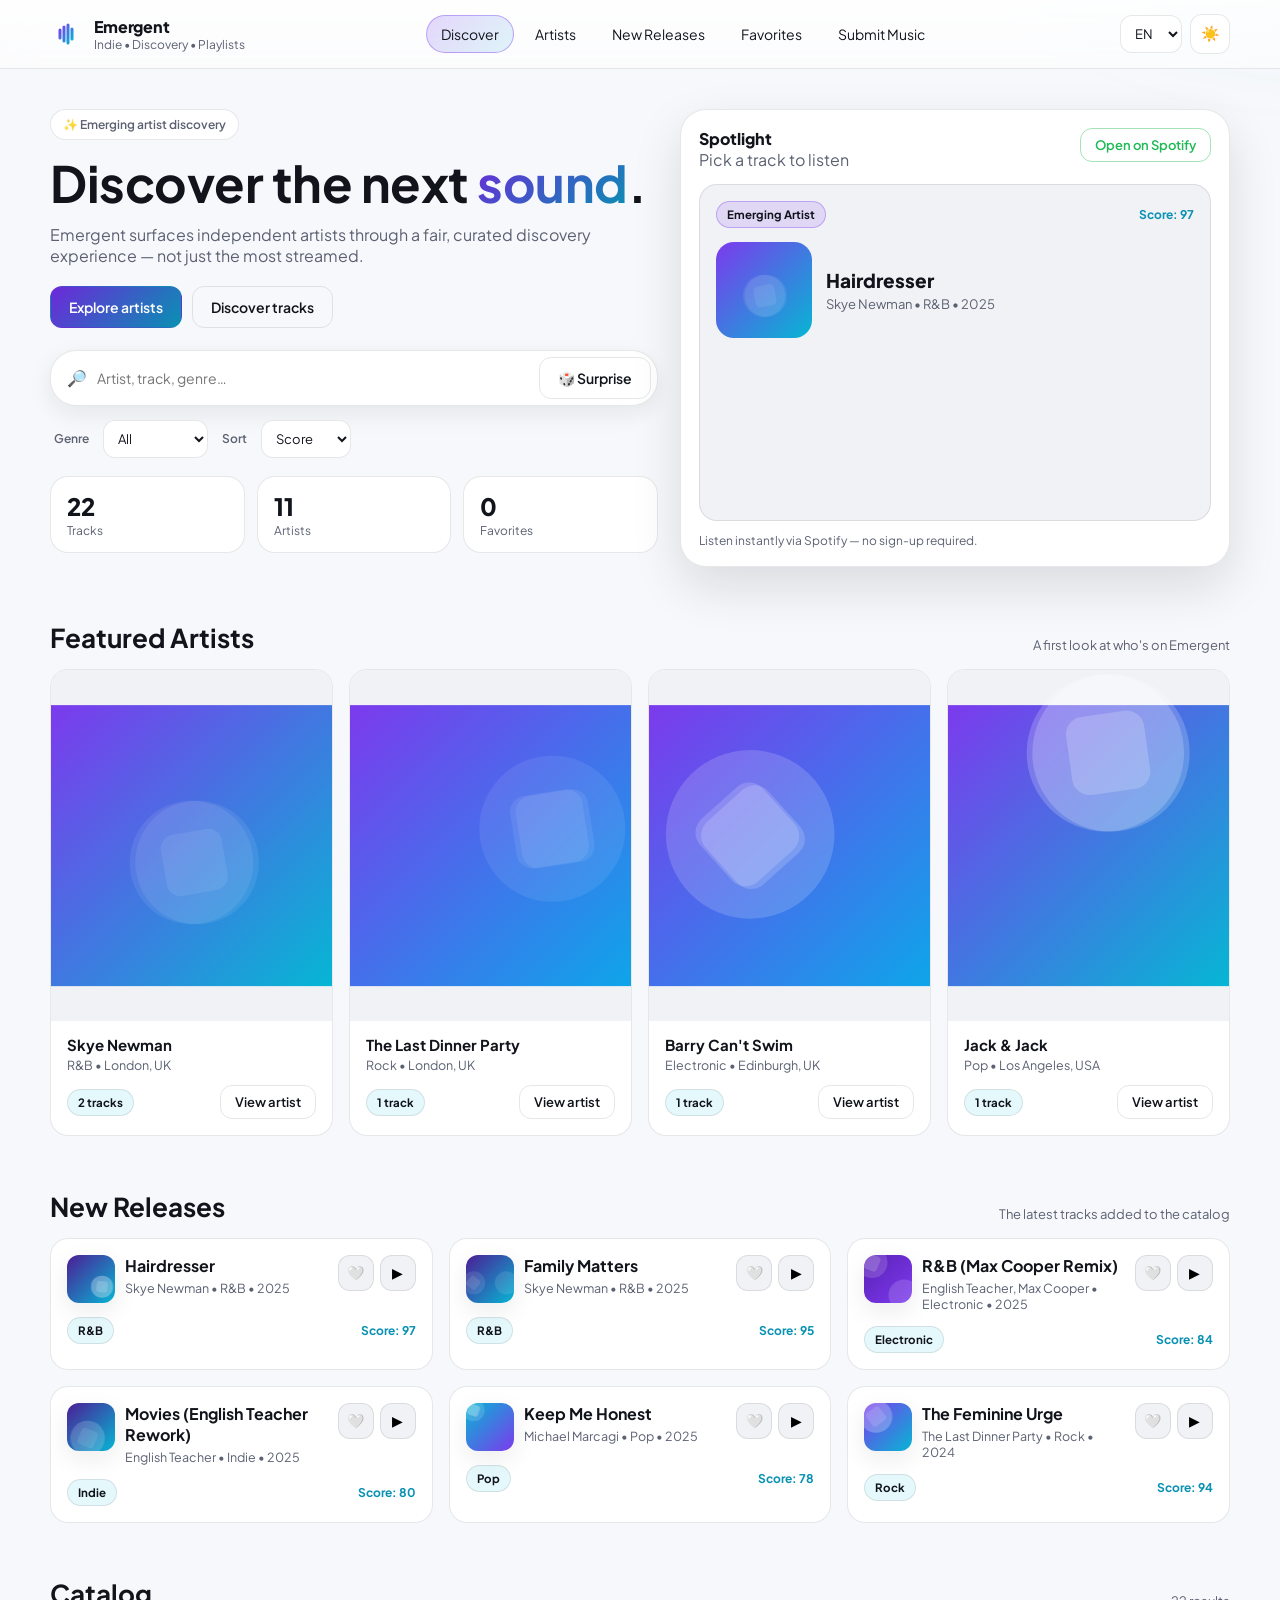
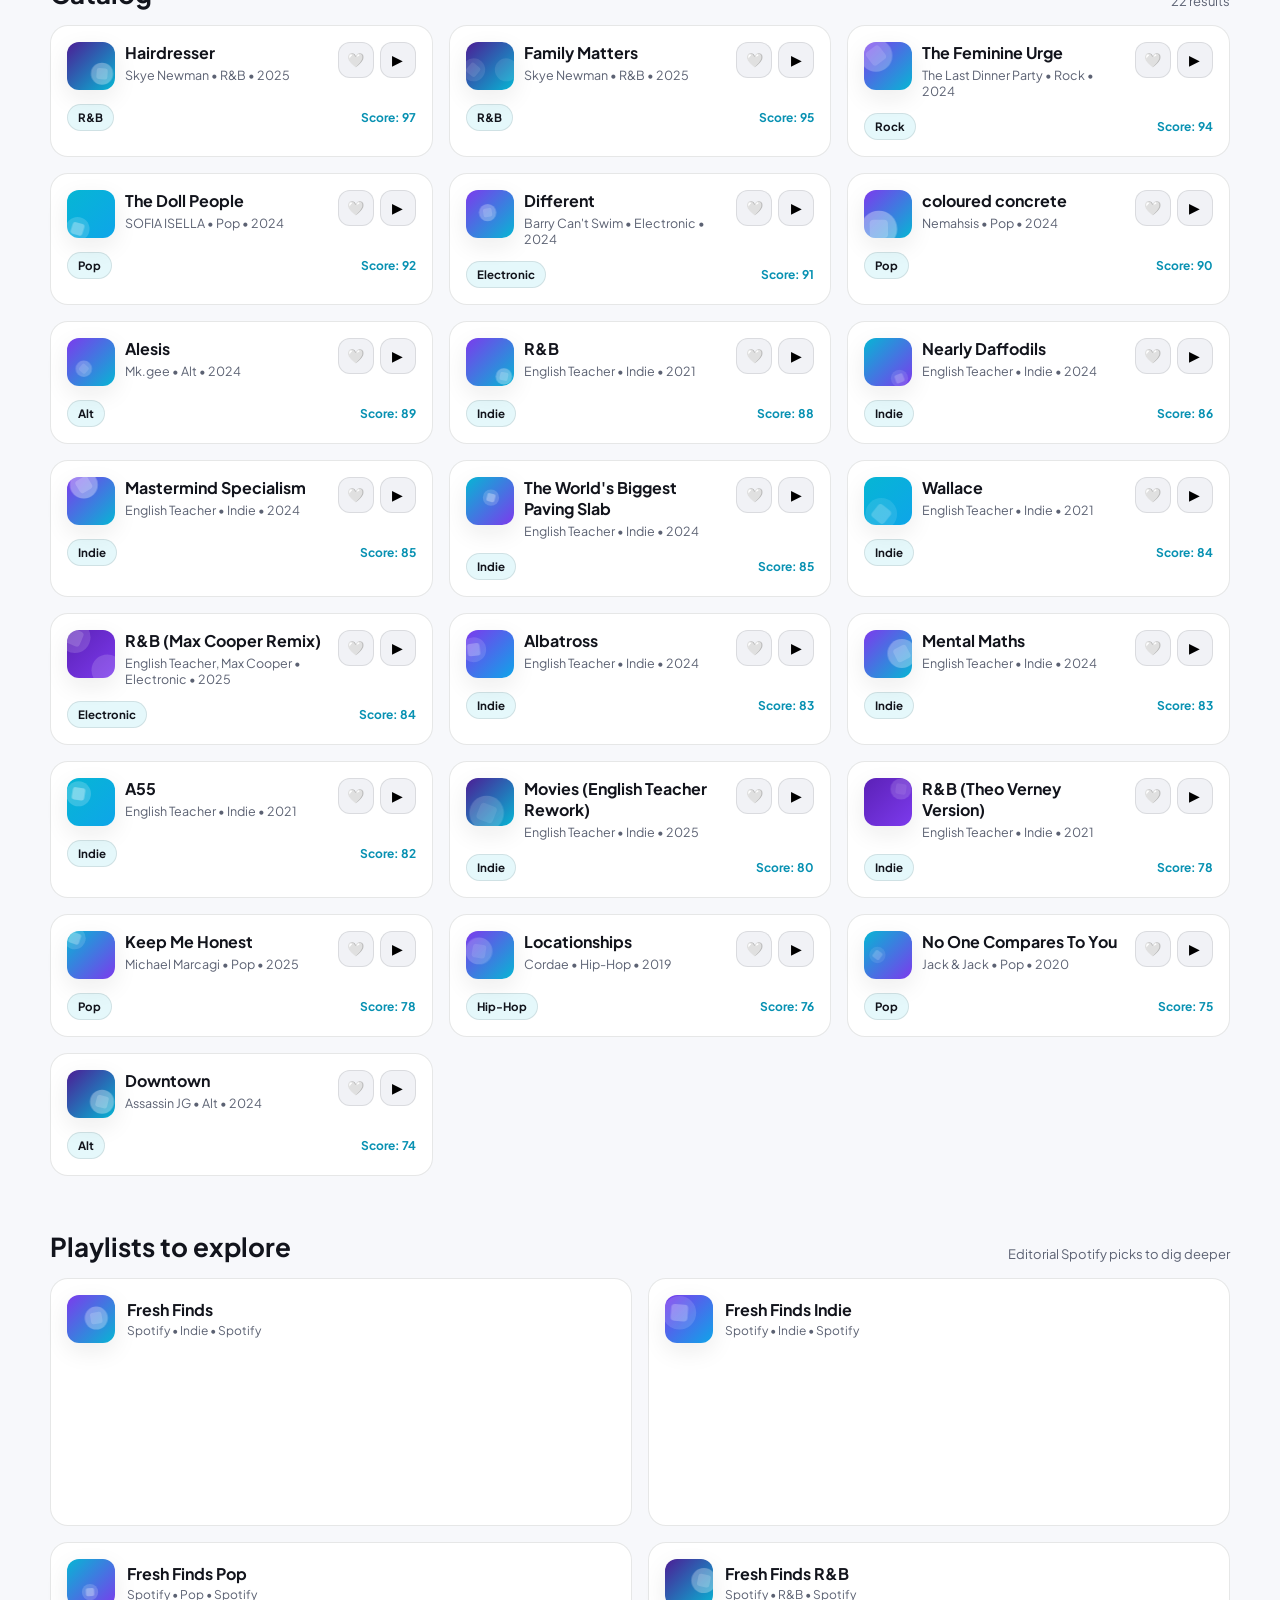
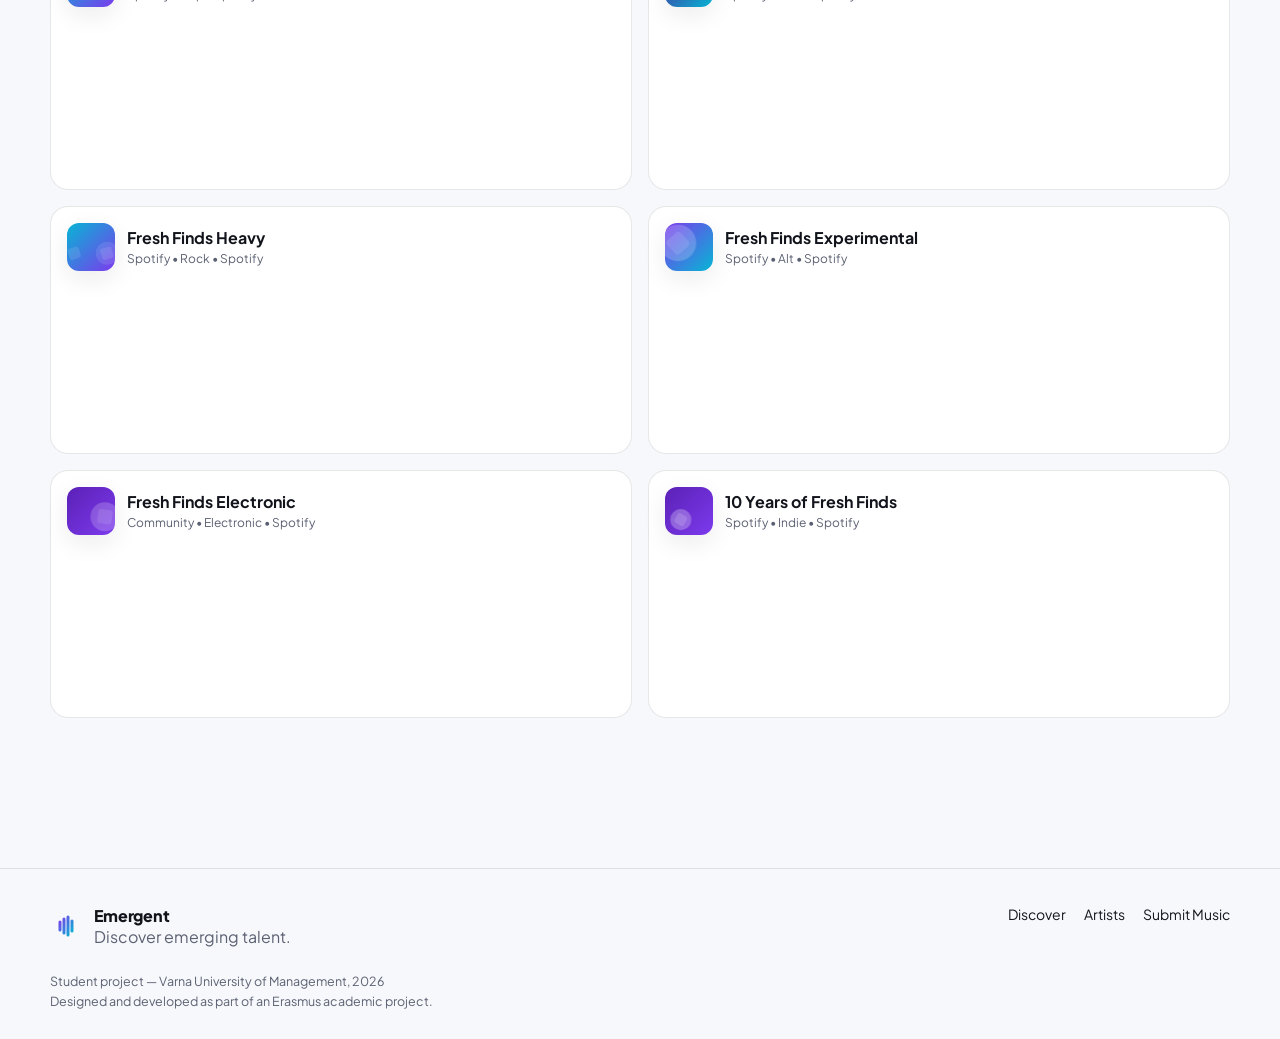
<file: index.html>
<!doctype html>
<html lang="en">
<head>
  <meta charset="UTF-8" />
  <meta name="viewport" content="width=device-width, initial-scale=1.0" />
  <title>Emergent — Discover Emerging Artists</title>
  <meta name="description" content="Discover independent and emerging artists through a fair, curated music discovery experience with direct Spotify listening." />
  <meta name="theme-color" content="#070a12" />
  <meta property="og:title" content="Emergent — Discover Emerging Artists" />
  <meta property="og:description" content="Discover independent and emerging artists through a fair, curated music discovery experience." />
  <meta property="og:type" content="website" />
  <link rel="icon" href="./favicon.svg" type="image/svg+xml" />
  <link rel="preconnect" href="https://fonts.googleapis.com" />
  <link rel="preconnect" href="https://fonts.gstatic.com" crossorigin />
  <link href="https://fonts.googleapis.com/css2?family=Plus+Jakarta+Sans:wght@400;500;600;700;800&display=swap" rel="stylesheet" />
  <link rel="stylesheet" href="./style.css" />
</head>
<body>
  <div class="bg" aria-hidden="true"></div>

  <header class="header">
    <div class="container header__inner">
      <a class="brand" href="./index.html">
        <div class="logo" aria-hidden="true"><svg viewBox="0 0 64 64" width="32" height="32" fill="none" xmlns="http://www.w3.org/2000/svg"><defs><linearGradient id="logoGradH" x1="0" y1="0" x2="1" y2="1"><stop offset="0" stop-color="#7C3AED"/><stop offset="1" stop-color="#06B6D4"/></linearGradient></defs><path d="M20 24V40M28 18V46M36 14V50M44 22V42" stroke="url(#logoGradH)" stroke-width="6" stroke-linecap="round"/></svg></div>
        <div>
          <div class="brand__name">Emergent</div>
          <div class="brand__tag" data-i18n="brand_tag">Indie • Discovery • Playlists</div>
        </div>
      </a>

      <button id="navToggle" class="nav-toggle" aria-label="Toggle navigation" aria-expanded="false" aria-controls="primaryNav">☰</button>

      <nav class="nav" id="primaryNav" aria-label="Primary">
        <button class="chip chip--active" data-tab="discover" data-i18n="nav_discover">Discover</button>
        <a class="chip" href="./artists.html" data-i18n="nav_artists">Artists</a>
        <button class="chip" data-tab="new" data-i18n="nav_new">New Releases</button>
        <button class="chip" data-tab="favorites" data-i18n="nav_favorites">Favorites</button>
        <a class="chip" href="./submit.html" data-i18n="nav_submit">Submit Music</a>
      </nav>

      <div class="header__actions">
        <select id="langSelect" class="select" aria-label="Language">
          <option value="en">EN</option>
          <option value="fr">FR</option>
          <option value="bg">BG</option>
        </select>
        <button class="icon-btn" data-theme-btn title="Toggle theme" aria-label="Toggle theme">🌙</button>
      </div>
    </div>
  </header>

  <main class="container main">
    <section class="hero">
      <div class="hero__left">
        <div class="kicker" data-i18n="kicker">✨ Emerging artist discovery</div>

        <h1 data-i18n="hero_title">Discover the next <span class="grad">sound</span>.</h1>

        <p class="lead" data-i18n="hero_sub">
          Emergent surfaces independent artists through a fair, curated discovery experience — not just the most streamed.
        </p>

        <div class="hero__cta">
          <a class="btn btn--primary" href="./artists.html" data-i18n="hero_cta_artists">Explore artists</a>
          <button class="btn btn--ghost" id="ctaTracks" data-i18n="hero_cta_tracks">Discover tracks</button>
        </div>

        <div class="search">
          <span class="search__icon" aria-hidden="true">🔎</span>
          <label for="searchInput" style="position:absolute;left:-9999px;">Search</label>
          <input id="searchInput" type="text" data-i18n-placeholder="search_placeholder" placeholder="Artist, track, genre…" />
          <button id="randomBtn" class="btn btn--ghost" data-i18n="surprise_btn">🎲 Surprise</button>
        </div>

        <div class="filters">
          <span class="pill" data-i18n="filter_genre">Genre</span>
          <select id="genreSelect" class="select" aria-label="Filter by genre">
            <option value="all" data-i18n="genre_all">All</option>
          </select>

          <span class="pill" data-i18n="filter_sort">Sort</span>
          <select id="sortSelect" class="select" aria-label="Sort results">
            <option value="hot" data-i18n="sort_hot">Score</option>
            <option value="new" data-i18n="sort_new">Newest</option>
            <option value="az" data-i18n="sort_az">A → Z</option>
          </select>
        </div>

        <div class="stats">
          <div class="stat">
            <div class="stat__num" id="statTracks">0</div>
            <div class="stat__label" data-i18n="stat_tracks">Tracks</div>
          </div>
          <div class="stat">
            <div class="stat__num" id="statArtists">0</div>
            <div class="stat__label" data-i18n="stat_artists">Artists</div>
          </div>
          <div class="stat">
            <div class="stat__num" id="statFav">0</div>
            <div class="stat__label" data-i18n="stat_fav">Favorites</div>
          </div>
        </div>
      </div>

      <div class="hero__right">
        <div class="spotlight">
          <div class="spotlight__top">
            <div>
              <div class="spotlight__title" data-i18n="spotlight_title">Spotlight</div>
              <div class="muted" id="spotSub" data-i18n="spot_sub">Pick a track to listen</div>
            </div>
            <a class="btn btn--ghost btn--sm btn--spotify" id="spotOpen" target="_blank" rel="noreferrer">
              <span data-i18n="spot_open">Open on Spotify</span>
            </a>
          </div>

          <div class="spotlight__card">
            <div class="spotline">
              <div class="badge" id="spotBadge" data-i18n="spot_badge">Emerging Artist</div>
              <div class="hot" id="spotHot">—</div>
            </div>

            <div class="spotnow">
              <div id="spotCover"></div>
              <div class="spotmain">
                <div class="spottrack" id="spotTrack" data-i18n="spot_choose">Pick a track</div>
                <div class="spotartist muted" id="spotArtist">—</div>
              </div>
            </div>

            <div class="embed" id="spotEmbed">
              <div class="embed__placeholder">
                <div class="big" aria-hidden="true">🎧</div>
                <div class="muted" data-i18n="spot_placeholder">The Spotify player will appear here</div>
              </div>
            </div>
          </div>

          <div class="spotlight__hint muted" data-i18n="spot_hint">Listen instantly via Spotify — no sign-up required.</div>
        </div>
      </div>
    </section>

    <section class="section reveal" id="featuredArtists">
      <div class="section__head">
        <h2 data-i18n="section_featured_title">Featured Artists</h2>
        <div class="muted" data-i18n="section_featured_sub">A first look at who's on Emergent</div>
      </div>
      <div class="grid grid--artists" id="featuredArtistGrid"></div>
    </section>

    <section class="section reveal" id="newdrops">
      <div class="section__head">
        <h2 data-i18n="section_new_title">New Releases</h2>
        <div class="muted" data-i18n="section_new_sub">The latest tracks added to the catalog</div>
      </div>
      <div class="grid" id="newGrid"></div>
    </section>

    <section class="section reveal" id="catalog">
      <div class="section__head">
        <h2 data-i18n="section_catalog_title">Catalog</h2>
        <div class="muted" id="resultInfo">—</div>
      </div>

      <div class="grid" id="grid"></div>

      <div class="empty" id="emptyState" hidden>
        <div class="empty__title" data-i18n="empty_title">No results</div>
        <div class="empty__text muted" data-i18n="empty_text">Try a different search or filter.</div>
      </div>
    </section>

    <section class="section reveal">
      <div class="section__head">
        <h2 data-i18n="section_playlists_title">Playlists to explore</h2>
        <div class="muted" data-i18n="section_playlists_sub">Editorial Spotify picks to dig deeper</div>
      </div>
      <div class="embeds" id="embeds"></div>
    </section>
  </main>

  <footer class="footer">
    <div class="container footer__inner">
      <div class="footer__brand">
        <div class="logo" aria-hidden="true"><svg viewBox="0 0 64 64" width="32" height="32" fill="none" xmlns="http://www.w3.org/2000/svg"><defs><linearGradient id="logoGradF" x1="0" y1="0" x2="1" y2="1"><stop offset="0" stop-color="#7C3AED"/><stop offset="1" stop-color="#06B6D4"/></linearGradient></defs><path d="M20 24V40M28 18V46M36 14V50M44 22V42" stroke="url(#logoGradF)" stroke-width="6" stroke-linecap="round"/></svg></div>
        <div>
          <div class="brand__name">Emergent</div>
          <div class="muted" data-i18n="footer_tag">Discover emerging talent.</div>
        </div>
      </div>
      <nav class="footer__nav" aria-label="Footer">
        <a href="./index.html" data-i18n="nav_discover">Discover</a>
        <a href="./artists.html" data-i18n="nav_artists">Artists</a>
        <a href="./submit.html" data-i18n="nav_submit">Submit Music</a>
      </nav>
    </div>
    <div class="container footer__meta">
      <div data-i18n="footer_student">Student project — Varna University of Management, 2026</div>
      <div data-i18n="footer_erasmus">Designed and developed as part of an Erasmus academic project.</div>
    </div>
  </footer>

  <div class="toast" id="toast" role="status" aria-live="polite"></div>

  <script src="./data.js"></script>
  <script src="./shared.js"></script>
  <script src="./app.js"></script>
</body>
</html>
</file>
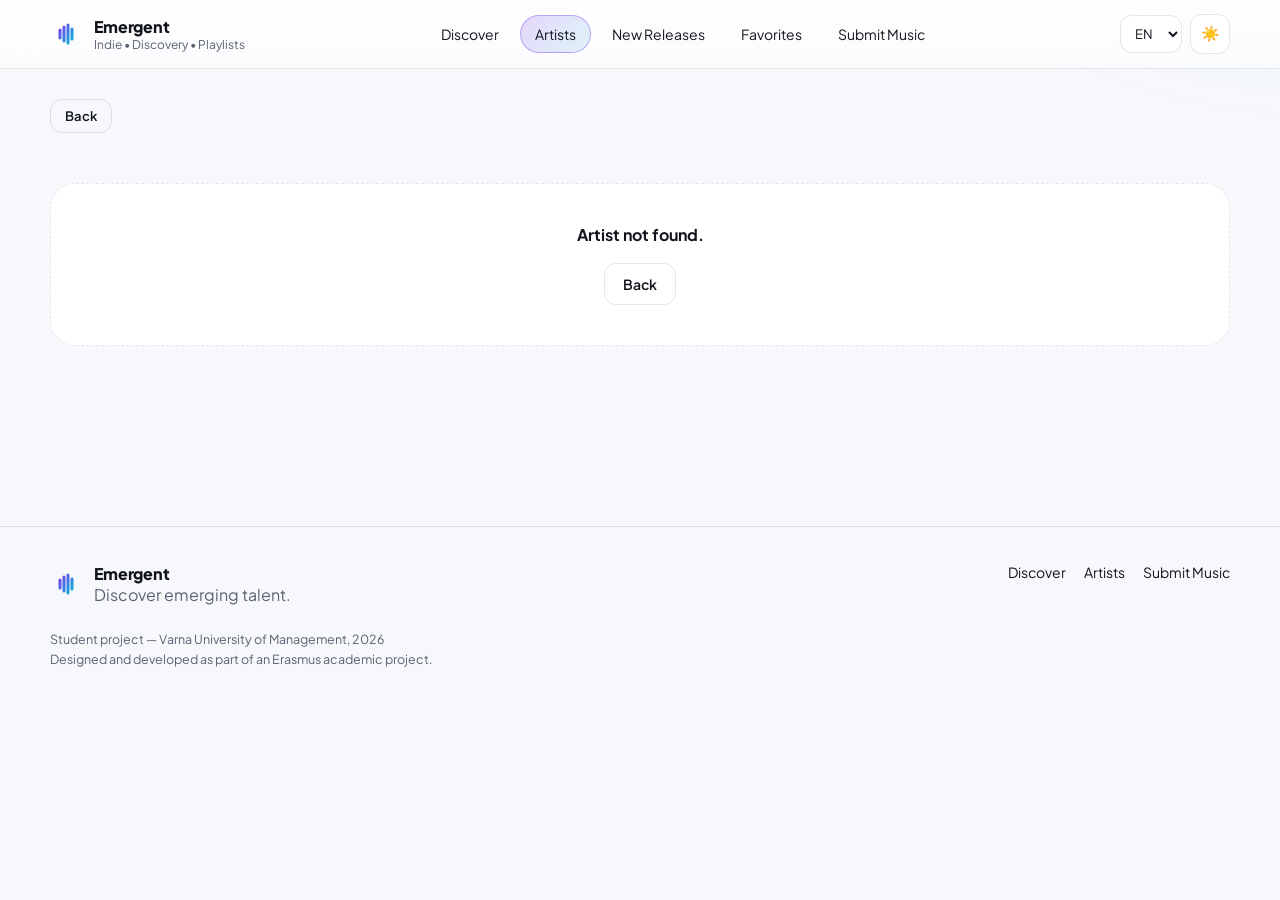
<file: artist.html>
<!doctype html>
<html lang="en">
<head>
  <meta charset="UTF-8" />
  <meta name="viewport" content="width=device-width, initial-scale=1.0" />
  <title>Emergent — Artist</title>
  <meta name="description" content="Artist profile on Emergent: bio, genre, and available tracks with direct Spotify listening." />
  <meta name="theme-color" content="#070a12" />
  <link rel="icon" href="./favicon.svg" type="image/svg+xml" />
  <link rel="preconnect" href="https://fonts.googleapis.com" />
  <link rel="preconnect" href="https://fonts.gstatic.com" crossorigin />
  <link href="https://fonts.googleapis.com/css2?family=Plus+Jakarta+Sans:wght@400;500;600;700;800&display=swap" rel="stylesheet" />
  <link rel="stylesheet" href="./style.css" />
</head>
<body>
  <div class="bg" aria-hidden="true"></div>

  <header class="header">
    <div class="container header__inner">
      <a class="brand" href="./index.html">
        <div class="logo" aria-hidden="true"><svg viewBox="0 0 64 64" width="32" height="32" fill="none" xmlns="http://www.w3.org/2000/svg"><defs><linearGradient id="logoGradH" x1="0" y1="0" x2="1" y2="1"><stop offset="0" stop-color="#7C3AED"/><stop offset="1" stop-color="#06B6D4"/></linearGradient></defs><path d="M20 24V40M28 18V46M36 14V50M44 22V42" stroke="url(#logoGradH)" stroke-width="6" stroke-linecap="round"/></svg></div>
        <div>
          <div class="brand__name">Emergent</div>
          <div class="brand__tag" data-i18n="brand_tag">Indie • Discovery • Playlists</div>
        </div>
      </a>

      <button id="navToggle" class="nav-toggle" aria-label="Toggle navigation" aria-expanded="false" aria-controls="primaryNav">☰</button>

      <nav class="nav" id="primaryNav" aria-label="Primary">
        <a class="chip" href="./index.html" data-i18n="nav_discover">Discover</a>
        <a class="chip chip--active" href="./artists.html" data-i18n="nav_artists">Artists</a>
        <a class="chip" href="./index.html?tab=new#catalog" data-i18n="nav_new">New Releases</a>
        <a class="chip" href="./index.html?tab=favorites" data-i18n="nav_favorites">Favorites</a>
        <a class="chip" href="./submit.html" data-i18n="nav_submit">Submit Music</a>
      </nav>

      <div class="header__actions">
        <select id="langSelect" class="select" aria-label="Language">
          <option value="en">EN</option>
          <option value="fr">FR</option>
          <option value="bg">BG</option>
        </select>
        <button class="icon-btn" data-theme-btn title="Toggle theme" aria-label="Toggle theme">🌙</button>
      </div>
    </div>
  </header>

  <main class="container main">
    <a class="btn btn--ghost btn--sm" href="./artists.html" data-i18n="back" style="margin-bottom:20px; display:inline-flex;">← Back</a>

    <div id="artistContent"></div>

    <section class="section" id="tracksSection" hidden>
      <div class="section__head">
        <h2 data-i18n="artist_tracks_title">Available tracks</h2>
      </div>
      <div id="trackList"></div>
    </section>
  </main>

  <footer class="footer">
    <div class="container footer__inner">
      <div class="footer__brand">
        <div class="logo" aria-hidden="true"><svg viewBox="0 0 64 64" width="32" height="32" fill="none" xmlns="http://www.w3.org/2000/svg"><defs><linearGradient id="logoGradF" x1="0" y1="0" x2="1" y2="1"><stop offset="0" stop-color="#7C3AED"/><stop offset="1" stop-color="#06B6D4"/></linearGradient></defs><path d="M20 24V40M28 18V46M36 14V50M44 22V42" stroke="url(#logoGradF)" stroke-width="6" stroke-linecap="round"/></svg></div>
        <div>
          <div class="brand__name">Emergent</div>
          <div class="muted" data-i18n="footer_tag">Discover emerging talent.</div>
        </div>
      </div>
      <nav class="footer__nav" aria-label="Footer">
        <a href="./index.html" data-i18n="nav_discover">Discover</a>
        <a href="./artists.html" data-i18n="nav_artists">Artists</a>
        <a href="./submit.html" data-i18n="nav_submit">Submit Music</a>
      </nav>
    </div>
    <div class="container footer__meta">
      <div data-i18n="footer_student">Student project — Varna University of Management, 2026</div>
      <div data-i18n="footer_erasmus">Designed and developed as part of an Erasmus academic project.</div>
    </div>
  </footer>

  <div class="toast" id="toast" role="status" aria-live="polite"></div>

  <script src="./data.js"></script>
  <script src="./shared.js"></script>
  <script src="./artist.js"></script>
</body>
</html>
</file>
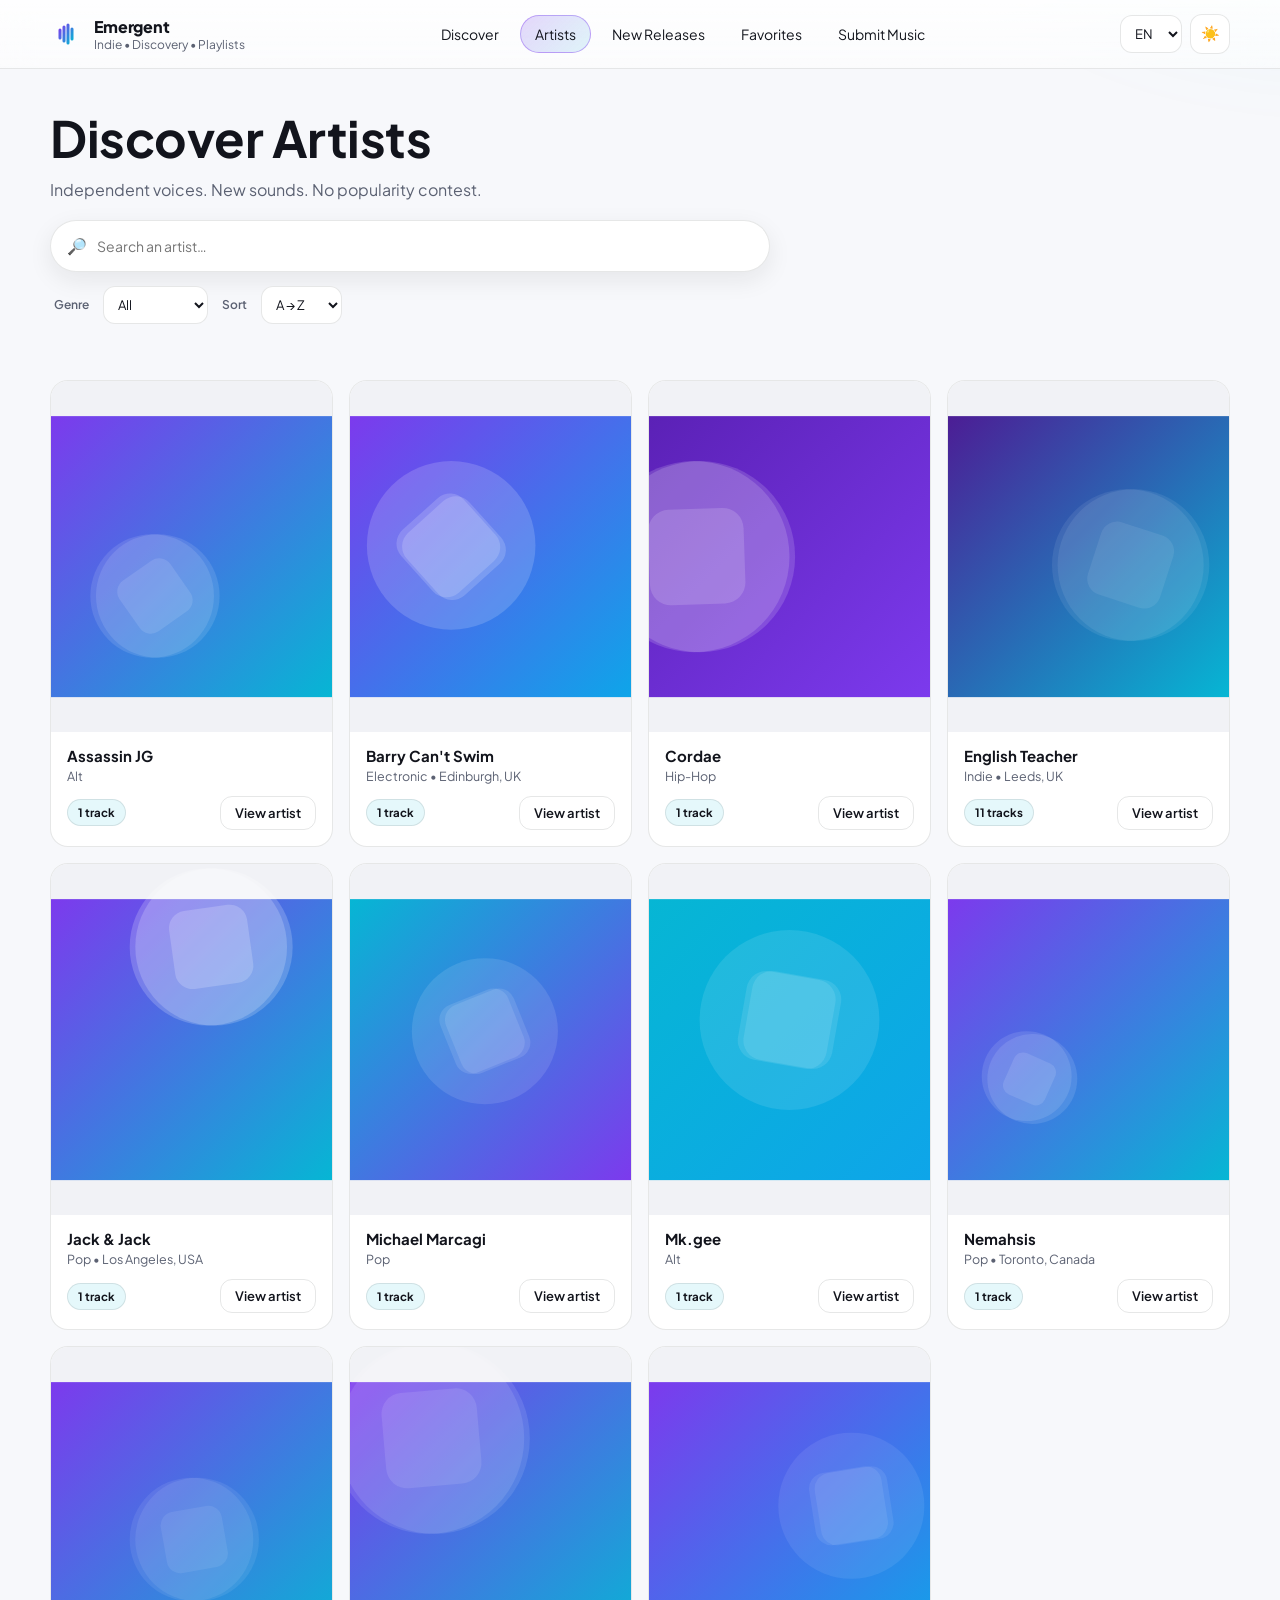
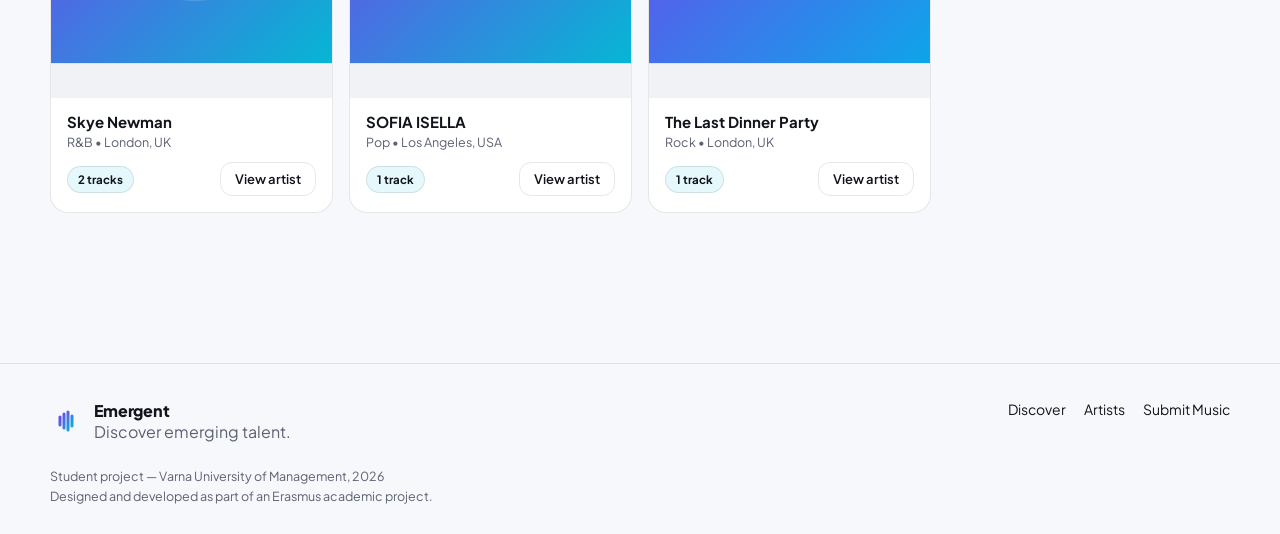
<file: artists.html>
<!doctype html>
<html lang="en">
<head>
  <meta charset="UTF-8" />
  <meta name="viewport" content="width=device-width, initial-scale=1.0" />
  <title>Emergent — Discover Artists</title>
  <meta name="description" content="Browse independent and emerging artists on Emergent — filter by genre, search, and open full artist profiles." />
  <meta name="theme-color" content="#070a12" />
  <link rel="icon" href="./favicon.svg" type="image/svg+xml" />
  <link rel="preconnect" href="https://fonts.googleapis.com" />
  <link rel="preconnect" href="https://fonts.gstatic.com" crossorigin />
  <link href="https://fonts.googleapis.com/css2?family=Plus+Jakarta+Sans:wght@400;500;600;700;800&display=swap" rel="stylesheet" />
  <link rel="stylesheet" href="./style.css" />
</head>
<body>
  <div class="bg" aria-hidden="true"></div>

  <header class="header">
    <div class="container header__inner">
      <a class="brand" href="./index.html">
        <div class="logo" aria-hidden="true"><svg viewBox="0 0 64 64" width="32" height="32" fill="none" xmlns="http://www.w3.org/2000/svg"><defs><linearGradient id="logoGradH" x1="0" y1="0" x2="1" y2="1"><stop offset="0" stop-color="#7C3AED"/><stop offset="1" stop-color="#06B6D4"/></linearGradient></defs><path d="M20 24V40M28 18V46M36 14V50M44 22V42" stroke="url(#logoGradH)" stroke-width="6" stroke-linecap="round"/></svg></div>
        <div>
          <div class="brand__name">Emergent</div>
          <div class="brand__tag" data-i18n="brand_tag">Indie • Discovery • Playlists</div>
        </div>
      </a>

      <button id="navToggle" class="nav-toggle" aria-label="Toggle navigation" aria-expanded="false" aria-controls="primaryNav">☰</button>

      <nav class="nav" id="primaryNav" aria-label="Primary">
        <a class="chip" href="./index.html" data-i18n="nav_discover">Discover</a>
        <a class="chip chip--active" href="./artists.html" data-i18n="nav_artists">Artists</a>
        <a class="chip" href="./index.html?tab=new#catalog" data-i18n="nav_new">New Releases</a>
        <a class="chip" href="./index.html?tab=favorites" data-i18n="nav_favorites">Favorites</a>
        <a class="chip" href="./submit.html" data-i18n="nav_submit">Submit Music</a>
      </nav>

      <div class="header__actions">
        <select id="langSelect" class="select" aria-label="Language">
          <option value="en">EN</option>
          <option value="fr">FR</option>
          <option value="bg">BG</option>
        </select>
        <button class="icon-btn" data-theme-btn title="Toggle theme" aria-label="Toggle theme">🌙</button>
      </div>
    </div>
  </header>

  <main class="container main">
    <section class="hero hero--single">
      <div class="hero__left">
        <h1 data-i18n="artists_title">Discover Artists</h1>
        <p class="lead" data-i18n="artists_sub">Independent voices. New sounds. No popularity contest.</p>

        <div class="search">
          <span class="search__icon" aria-hidden="true">🔎</span>
          <input id="artistSearch" type="text" data-i18n-placeholder="artist_search_placeholder" placeholder="Search an artist…" />
        </div>

        <div class="filters">
          <span class="pill" data-i18n="filter_genre">Genre</span>
          <select id="genreSelect" class="select" aria-label="Filter by genre">
            <option value="all" data-i18n="genre_all">All</option>
          </select>

          <span class="pill" data-i18n="filter_sort">Sort</span>
          <select id="sortSelect" class="select" aria-label="Sort artists">
            <option value="az" data-i18n="sort_alpha">A → Z</option>
            <option value="tracks" data-i18n="stat_tracks">Tracks</option>
          </select>
        </div>
      </div>
    </section>

    <section class="section">
      <div class="grid grid--artists" id="artistGrid"></div>
      <div class="empty" id="emptyState" hidden>
        <div class="empty__title" data-i18n="empty_title">No results</div>
        <div class="empty__text muted" data-i18n="empty_text">Try a different search or filter.</div>
      </div>
    </section>
  </main>

  <footer class="footer">
    <div class="container footer__inner">
      <div class="footer__brand">
        <div class="logo" aria-hidden="true"><svg viewBox="0 0 64 64" width="32" height="32" fill="none" xmlns="http://www.w3.org/2000/svg"><defs><linearGradient id="logoGradF" x1="0" y1="0" x2="1" y2="1"><stop offset="0" stop-color="#7C3AED"/><stop offset="1" stop-color="#06B6D4"/></linearGradient></defs><path d="M20 24V40M28 18V46M36 14V50M44 22V42" stroke="url(#logoGradF)" stroke-width="6" stroke-linecap="round"/></svg></div>
        <div>
          <div class="brand__name">Emergent</div>
          <div class="muted" data-i18n="footer_tag">Discover emerging talent.</div>
        </div>
      </div>
      <nav class="footer__nav" aria-label="Footer">
        <a href="./index.html" data-i18n="nav_discover">Discover</a>
        <a href="./artists.html" data-i18n="nav_artists">Artists</a>
        <a href="./submit.html" data-i18n="nav_submit">Submit Music</a>
      </nav>
    </div>
    <div class="container footer__meta">
      <div data-i18n="footer_student">Student project — Varna University of Management, 2026</div>
      <div data-i18n="footer_erasmus">Designed and developed as part of an Erasmus academic project.</div>
    </div>
  </footer>

  <div class="toast" id="toast" role="status" aria-live="polite"></div>

  <script src="./data.js"></script>
  <script src="./shared.js"></script>
  <script src="./artists.js"></script>
</body>
</html>
</file>
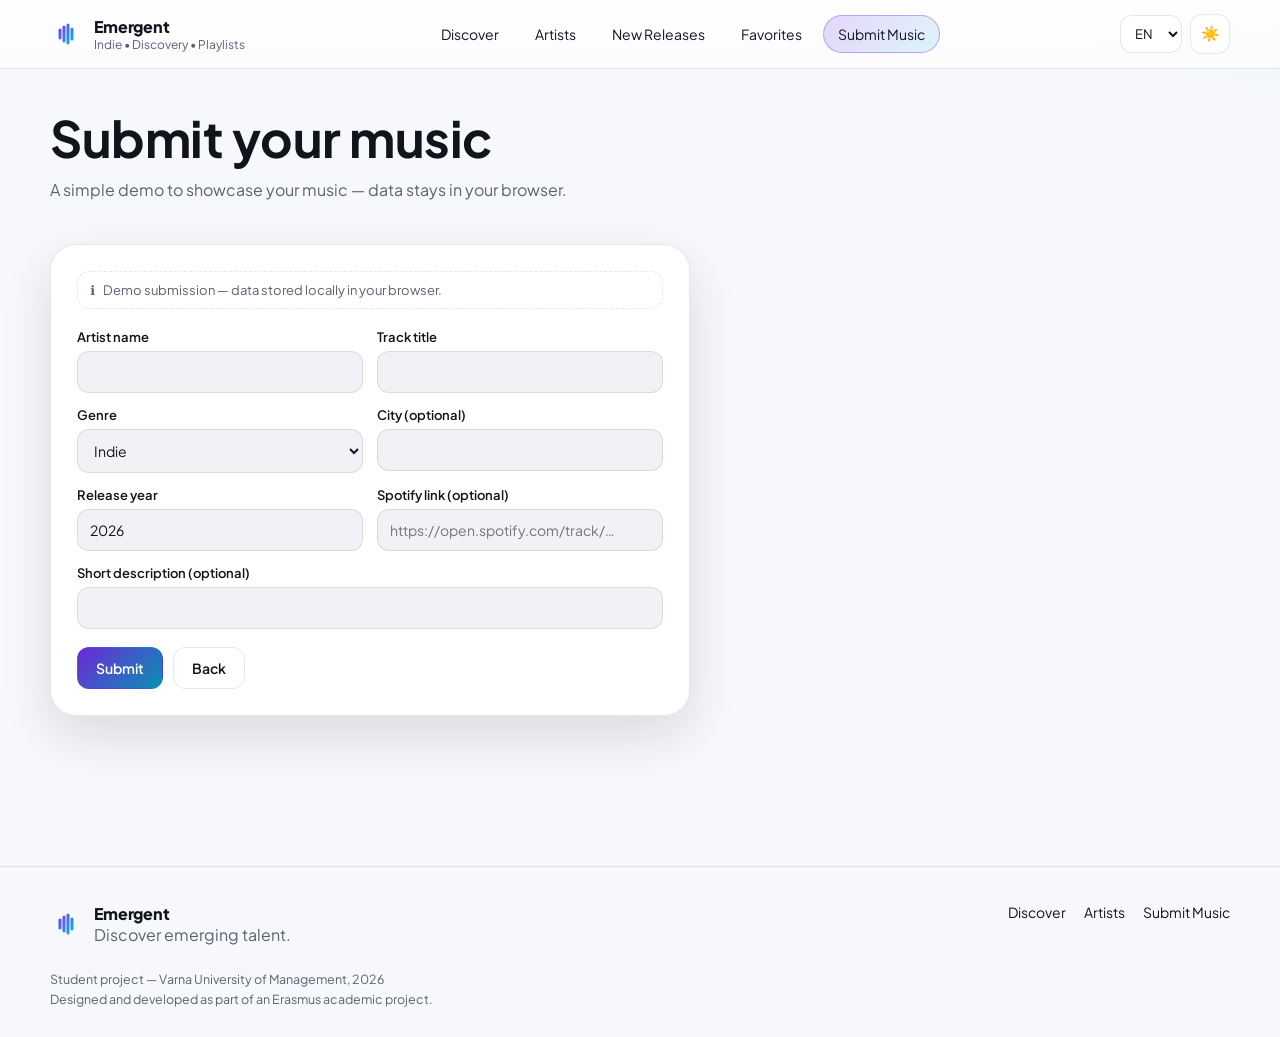
<file: submit.html>
<!doctype html>
<html lang="en">
<head>
  <meta charset="UTF-8" />
  <meta name="viewport" content="width=device-width, initial-scale=1.0" />
  <title>Emergent — Submit Your Music</title>
  <meta name="description" content="Submit your track to Emergent — a frontend demo that stores your submission locally in your browser." />
  <meta name="theme-color" content="#070a12" />
  <link rel="icon" href="./favicon.svg" type="image/svg+xml" />
  <link rel="preconnect" href="https://fonts.googleapis.com" />
  <link rel="preconnect" href="https://fonts.gstatic.com" crossorigin />
  <link href="https://fonts.googleapis.com/css2?family=Plus+Jakarta+Sans:wght@400;500;600;700;800&display=swap" rel="stylesheet" />
  <link rel="stylesheet" href="./style.css" />
</head>
<body>
  <div class="bg" aria-hidden="true"></div>

  <header class="header">
    <div class="container header__inner">
      <a class="brand" href="./index.html">
        <div class="logo" aria-hidden="true"><svg viewBox="0 0 64 64" width="32" height="32" fill="none" xmlns="http://www.w3.org/2000/svg"><defs><linearGradient id="logoGradH" x1="0" y1="0" x2="1" y2="1"><stop offset="0" stop-color="#7C3AED"/><stop offset="1" stop-color="#06B6D4"/></linearGradient></defs><path d="M20 24V40M28 18V46M36 14V50M44 22V42" stroke="url(#logoGradH)" stroke-width="6" stroke-linecap="round"/></svg></div>
        <div>
          <div class="brand__name">Emergent</div>
          <div class="brand__tag" data-i18n="brand_tag">Indie • Discovery • Playlists</div>
        </div>
      </a>

      <button id="navToggle" class="nav-toggle" aria-label="Toggle navigation" aria-expanded="false" aria-controls="primaryNav">☰</button>

      <nav class="nav" id="primaryNav" aria-label="Primary">
        <a class="chip" href="./index.html" data-i18n="nav_discover">Discover</a>
        <a class="chip" href="./artists.html" data-i18n="nav_artists">Artists</a>
        <a class="chip" href="./index.html?tab=new#catalog" data-i18n="nav_new">New Releases</a>
        <a class="chip" href="./index.html?tab=favorites" data-i18n="nav_favorites">Favorites</a>
        <a class="chip chip--active" href="./submit.html" data-i18n="nav_submit">Submit Music</a>
      </nav>

      <div class="header__actions">
        <select id="langSelect" class="select" aria-label="Language">
          <option value="en">EN</option>
          <option value="fr">FR</option>
          <option value="bg">BG</option>
        </select>
        <button class="icon-btn" data-theme-btn title="Toggle theme" aria-label="Toggle theme">🌙</button>
      </div>
    </div>
  </header>

  <main class="container main">
    <section class="hero hero--single">
      <div class="hero__left">
        <h1 data-i18n="submit_title">Submit your music</h1>
        <p class="lead" data-i18n="submit_sub">A simple demo to showcase your music — data stays in your browser.</p>
      </div>
    </section>

    <section class="section" style="margin-top:24px;">
      <div class="form-card">
        <div class="notice">
          <span aria-hidden="true">ℹ️</span>
          <span data-i18n="submit_demo_note">Demo submission — data stored locally in your browser.</span>
        </div>

        <form id="submitForm" novalidate>
          <div class="form-row">
            <div class="field" data-field="artist">
              <label for="artist" data-i18n="label_artist">Artist name</label>
              <input class="input" id="artist" name="artist" required />
              <div class="field-error" data-i18n="error_required">This field is required.</div>
            </div>
            <div class="field" data-field="title">
              <label for="title" data-i18n="label_track">Track title</label>
              <input class="input" id="title" name="title" required />
              <div class="field-error" data-i18n="error_required">This field is required.</div>
            </div>
          </div>

          <div class="form-row">
            <div class="field" data-field="genre">
              <label for="genre" data-i18n="label_genre">Genre</label>
              <select class="input" id="genre" name="genre"></select>
            </div>
            <div class="field" data-field="city">
              <label for="city" data-i18n="label_city">City (optional)</label>
              <input class="input" id="city" name="city" />
            </div>
          </div>

          <div class="form-row">
            <div class="field" data-field="year">
              <label for="year" data-i18n="label_year">Release year</label>
              <input class="input" id="year" name="year" type="number" min="2000" max="2026" value="2026" required />
              <div class="field-error" data-i18n="error_year">Please enter a valid year.</div>
            </div>
            <div class="field" data-field="spotifyUrl">
              <label for="spotifyUrl" data-i18n="label_spotify">Spotify link (optional)</label>
              <input class="input" id="spotifyUrl" name="spotifyUrl" placeholder="https://open.spotify.com/track/…" />
              <div class="field-error" data-i18n="error_spotify">The link must be a valid Spotify URL (open.spotify.com).</div>
            </div>
          </div>

          <div class="field" data-field="description" style="margin-bottom:14px;">
            <label for="description" data-i18n="label_desc">Short description (optional)</label>
            <input class="input" id="description" name="description" maxlength="160" />
          </div>

          <div class="form-actions">
            <button class="btn btn--primary" type="submit" data-i18n="submit_btn">Submit</button>
            <a class="btn btn--ghost" href="./index.html" data-i18n="back">← Back</a>
          </div>
        </form>

        <div class="success-box" id="successBox">
          <div id="successText" data-i18n="submit_success">Track added to the local catalog 🎉</div>
          <a class="btn btn--ghost btn--sm" href="./index.html" style="margin-top:10px; display:inline-flex;" data-i18n="view_in_catalog">View in catalog</a>
        </div>
      </div>
    </section>
  </main>

  <footer class="footer">
    <div class="container footer__inner">
      <div class="footer__brand">
        <div class="logo" aria-hidden="true"><svg viewBox="0 0 64 64" width="32" height="32" fill="none" xmlns="http://www.w3.org/2000/svg"><defs><linearGradient id="logoGradF" x1="0" y1="0" x2="1" y2="1"><stop offset="0" stop-color="#7C3AED"/><stop offset="1" stop-color="#06B6D4"/></linearGradient></defs><path d="M20 24V40M28 18V46M36 14V50M44 22V42" stroke="url(#logoGradF)" stroke-width="6" stroke-linecap="round"/></svg></div>
        <div>
          <div class="brand__name">Emergent</div>
          <div class="muted" data-i18n="footer_tag">Discover emerging talent.</div>
        </div>
      </div>
      <nav class="footer__nav" aria-label="Footer">
        <a href="./index.html" data-i18n="nav_discover">Discover</a>
        <a href="./artists.html" data-i18n="nav_artists">Artists</a>
        <a href="./submit.html" data-i18n="nav_submit">Submit Music</a>
      </nav>
    </div>
    <div class="container footer__meta">
      <div data-i18n="footer_student">Student project — Varna University of Management, 2026</div>
      <div data-i18n="footer_erasmus">Designed and developed as part of an Erasmus academic project.</div>
    </div>
  </footer>

  <div class="toast" id="toast" role="status" aria-live="polite"></div>

  <script src="./data.js"></script>
  <script src="./shared.js"></script>
  <script src="./submit.js"></script>
</body>
</html>
</file>
<file: style.css>
/* =======================================================
   Emergent — design system
   Tokens → layout → components → utilities → responsive
   ======================================================= */

:root {
  --bg: #070a12;
  --surface: #10131a;
  --surface-2: #151923;
  --text: #f7f7f8;
  --muted: #9ca3af;
  --border: rgba(247, 247, 248, 0.1);

  --primary: #7c3aed;
  --primary-2: #06b6d4;
  --spotify: #1db954;
  --danger: #f87171;

  --shadow: 0 20px 50px rgba(0, 0, 0, 0.45);
  --shadow-sm: 0 8px 24px rgba(0, 0, 0, 0.3);

  --radius-sm: 12px;
  --radius-md: 18px;
  --radius-lg: 26px;

  --container: 1180px;
  --ease: cubic-bezier(0.22, 1, 0.36, 1);
}

[data-theme="light"] {
  --bg: #f7f8fb;
  --surface: #ffffff;
  --surface-2: #f1f2f6;
  --text: #12141c;
  --muted: #5b6172;
  --border: rgba(18, 20, 28, 0.1);

  --primary: #6d28d9;
  --primary-2: #0891b2;

  --shadow: 0 20px 50px rgba(20, 20, 30, 0.12);
  --shadow-sm: 0 8px 24px rgba(20, 20, 30, 0.08);
}

@media (prefers-reduced-motion: reduce) {
  *, *::before, *::after {
    animation-duration: 0.001ms !important;
    animation-iteration-count: 1 !important;
    transition-duration: 0.001ms !important;
    scroll-behavior: auto !important;
  }
}

* { box-sizing: border-box; }
html, body { height: 100%; }
body {
  margin: 0;
  font-family: "Plus Jakarta Sans", ui-sans-serif, system-ui, -apple-system, "Segoe UI", Roboto, Arial, sans-serif;
  color: var(--text);
  background: var(--bg);
  overflow-x: hidden;
  -webkit-font-smoothing: antialiased;
}

.bg {
  position: fixed;
  inset: -220px;
  background:
    radial-gradient(700px 420px at 15% -5%, rgba(124, 58, 237, 0.16), transparent 60%),
    radial-gradient(700px 420px at 90% 5%, rgba(6, 182, 212, 0.12), transparent 60%);
  filter: blur(30px);
  pointer-events: none;
  z-index: -1;
}

.container { width: min(var(--container), calc(100% - 40px)); margin: 0 auto; }
.muted { color: var(--muted); }
a { color: inherit; text-decoration: none; }
a:hover { text-decoration: underline; }

:focus-visible {
  outline: 2px solid var(--primary-2);
  outline-offset: 2px;
  border-radius: 8px;
}

h1, h2, h3 { line-height: 1.15; }
h1 { margin: 0 0 12px; font-size: clamp(30px, 4.4vw, 50px); letter-spacing: -0.01em; }
h2 { margin: 0; font-size: clamp(20px, 2.4vw, 26px); }

.grad {
  background: linear-gradient(135deg, var(--primary), var(--primary-2));
  -webkit-background-clip: text;
  background-clip: text;
  color: transparent;
}

/* -----------------------
   Header
   ----------------------- */
.header {
  position: sticky;
  top: 0;
  backdrop-filter: blur(16px);
  background: linear-gradient(to bottom, rgba(7, 10, 18, 0.7), rgba(7, 10, 18, 0.3));
  border-bottom: 1px solid var(--border);
  z-index: 30;
}
[data-theme="light"] .header {
  background: linear-gradient(to bottom, rgba(255, 255, 255, 0.85), rgba(255, 255, 255, 0.55));
}
.header__inner {
  display: flex;
  align-items: center;
  justify-content: space-between;
  gap: 16px;
  padding: 14px 0;
}

.brand { display: flex; align-items: center; gap: 12px; }
.logo {
  width: 32px;
  height: 32px;
  display: grid;
  place-items: center;
  flex-shrink: 0;
}
.logo svg { width: 100%; height: 100%; }
.brand__name { font-weight: 800; letter-spacing: -0.01em; }
.brand__tag { font-size: 12px; color: var(--muted); }

.nav-toggle {
  display: none;
  width: 40px;
  height: 40px;
  border-radius: var(--radius-sm);
  border: 1px solid var(--border);
  background: var(--surface);
  color: var(--text);
  cursor: pointer;
  align-items: center;
  justify-content: center;
}

.nav {
  display: flex;
  align-items: center;
  gap: 6px;
  flex-wrap: wrap;
}
.chip {
  border: 1px solid transparent;
  background: transparent;
  color: var(--text);
  padding: 9px 14px;
  border-radius: 999px;
  cursor: pointer;
  font-size: 14px;
  font-family: inherit;
  transition: background 0.15s var(--ease), border-color 0.15s var(--ease), color 0.15s var(--ease);
}
.chip:hover { background: var(--surface); }
.chip--active {
  border-color: rgba(124, 58, 237, 0.4);
  background: linear-gradient(135deg, rgba(124, 58, 237, 0.2), rgba(6, 182, 212, 0.12));
  color: var(--text);
}

.header__actions { display: flex; align-items: center; gap: 8px; }

.icon-btn {
  width: 40px;
  height: 40px;
  border-radius: var(--radius-sm);
  border: 1px solid var(--border);
  background: var(--surface);
  cursor: pointer;
  display: grid;
  place-items: center;
  font-size: 15px;
  transition: transform 0.15s var(--ease), background 0.15s var(--ease);
}
.icon-btn:hover { transform: translateY(-1px); background: var(--surface-2); }

.select {
  border: 1px solid var(--border);
  background: var(--surface);
  color: var(--text);
  padding: 9px 10px;
  border-radius: var(--radius-sm);
  outline: none;
  font-family: inherit;
  font-size: 13px;
}

/* -----------------------
   Buttons
   ----------------------- */
.btn {
  border: 1px solid var(--border);
  background: var(--surface);
  color: var(--text);
  padding: 11px 18px;
  border-radius: var(--radius-sm);
  cursor: pointer;
  font-family: inherit;
  font-size: 14px;
  font-weight: 600;
  display: inline-flex;
  align-items: center;
  gap: 8px;
  transition: transform 0.15s var(--ease), background 0.15s var(--ease), border-color 0.15s var(--ease);
}
.btn:hover { transform: translateY(-1px); background: var(--surface-2); text-decoration: none; }
.btn--primary {
  border-color: transparent;
  background: linear-gradient(135deg, var(--primary), var(--primary-2));
  color: #fff;
}
.btn--primary:hover { filter: brightness(1.08); }
.btn--ghost { background: transparent; }
.btn--sm { padding: 8px 14px; font-size: 13px; }
.btn--spotify { border-color: rgba(29, 185, 84, 0.4); color: var(--spotify); }
.btn[disabled] { opacity: 0.5; cursor: not-allowed; transform: none; }

/* -----------------------
   Main / hero
   ----------------------- */
.main { padding: 30px 0 80px; }

.hero {
  display: grid;
  grid-template-columns: 1.05fr 0.95fr;
  gap: 22px;
  margin-top: 10px;
  align-items: start;
}
.hero--single { grid-template-columns: 1fr; max-width: 720px; }

.kicker {
  display: inline-flex;
  padding: 7px 12px;
  border-radius: 999px;
  border: 1px solid var(--border);
  background: var(--surface);
  font-size: 12px;
  font-weight: 600;
  margin-bottom: 14px;
  color: var(--muted);
}

.hero p.lead { font-size: 16px; color: var(--muted); max-width: 46ch; margin: 0 0 20px; }

.hero__cta { display: flex; gap: 10px; flex-wrap: wrap; margin-bottom: 22px; }

.search {
  display: flex;
  align-items: center;
  gap: 10px;
  border: 1px solid var(--border);
  background: var(--surface);
  padding: 6px 6px 6px 16px;
  border-radius: var(--radius-lg);
  box-shadow: var(--shadow-sm);
}
.search input {
  flex: 1;
  background: transparent;
  border: none;
  outline: none;
  color: var(--text);
  font-size: 14px;
  font-family: inherit;
  padding: 10px 0;
  min-width: 0;
}
.search__icon { color: var(--muted); }

.filters { margin-top: 14px; display: flex; gap: 10px; flex-wrap: wrap; align-items: center; }
.pill {
  font-size: 12px;
  font-weight: 600;
  color: var(--muted);
  padding: 0 4px;
}

.stats { display: flex; gap: 12px; margin-top: 18px; }
.stat {
  flex: 1;
  border: 1px solid var(--border);
  background: var(--surface);
  border-radius: var(--radius-md);
  padding: 14px 16px;
}
.stat__num { font-weight: 800; font-size: 24px; }
.stat__label { font-size: 12px; color: var(--muted); margin-top: 2px; }

/* -----------------------
   Sections
   ----------------------- */
.section { margin-top: 56px; }
.section__head {
  display: flex;
  align-items: flex-end;
  justify-content: space-between;
  gap: 12px;
  flex-wrap: wrap;
  margin-bottom: 16px;
}
.section__head .muted { font-size: 13px; }

.grid {
  display: grid;
  grid-template-columns: repeat(3, 1fr);
  gap: 16px;
}
.grid--artists { grid-template-columns: repeat(4, 1fr); }
@media (max-width: 1040px) {
  .grid, .grid--artists { grid-template-columns: repeat(2, 1fr); }
}
@media (max-width: 620px) {
  .grid, .grid--artists { grid-template-columns: 1fr; }
}

/* -----------------------
   Track card
   ----------------------- */
.card {
  border: 1px solid var(--border);
  background: var(--surface);
  border-radius: var(--radius-md);
  padding: 16px;
  transition: transform 0.2s var(--ease), border-color 0.2s var(--ease), box-shadow 0.2s var(--ease);
}
.card:hover { transform: translateY(-3px); box-shadow: var(--shadow-sm); border-color: rgba(124, 58, 237, 0.35); }
.card__top { display: flex; align-items: flex-start; justify-content: space-between; gap: 10px; }
.card__title { font-weight: 700; }
.card__meta { font-size: 12.5px; color: var(--muted); margin-top: 4px; }
.card__bottom { margin-top: 14px; display: flex; align-items: center; justify-content: space-between; gap: 10px; }

.pill2 {
  font-size: 11.5px;
  font-weight: 700;
  padding: 5px 10px;
  border-radius: 999px;
  border: 1px solid var(--border);
  background: rgba(6, 182, 212, 0.1);
  color: var(--text);
}
.badge {
  font-size: 11.5px;
  font-weight: 700;
  padding: 5px 10px;
  border-radius: 999px;
  border: 1px solid rgba(124, 58, 237, 0.35);
  background: rgba(124, 58, 237, 0.14);
}
.hot { font-size: 12px; font-weight: 700; color: var(--primary-2); }

.small-btn {
  width: 36px;
  height: 36px;
  border-radius: var(--radius-sm);
  border: 1px solid var(--border);
  background: var(--surface-2);
  cursor: pointer;
  display: grid;
  place-items: center;
  font-size: 14px;
  transition: transform 0.15s var(--ease), background 0.15s var(--ease);
}
.small-btn:hover { transform: translateY(-1px); }
.small-btn[aria-pressed="true"] { border-color: rgba(124, 58, 237, 0.5); }

/* -----------------------
   Generated cover art
   ----------------------- */
.cover {
  border-radius: var(--radius-sm);
  overflow: hidden;
  flex-shrink: 0;
  line-height: 0;
  box-shadow: var(--shadow-sm);
}
.cover svg { display: block; width: 100%; height: 100%; }
.cover--sm { width: 48px; height: 48px; }
.cover--md { width: 64px; height: 64px; }
.cover--lg { width: 120px; height: 120px; border-radius: var(--radius-md); }

/* -----------------------
   Artist photos (real stock photography with generated-art fallback)
   ----------------------- */
.media {
  position: relative;
  overflow: hidden;
  background: var(--surface-2);
  flex-shrink: 0;
}
.media img,
.media svg {
  position: absolute;
  inset: 0;
  width: 100%;
  height: 100%;
  object-fit: cover;
  object-position: center;
  display: block;
  transition: transform 0.3s var(--ease);
}
.media--sm { width: 64px; height: 64px; border-radius: var(--radius-sm); }
.media--spot { width: 96px; height: 96px; border-radius: var(--radius-md); }
.media--card { aspect-ratio: 4 / 5; border-radius: 0; }
.media--hero { aspect-ratio: 4 / 5; border-radius: var(--radius-md); width: 100%; }

/* -----------------------
   Artist card (image-first, used on the Artists page and
   the homepage "Featured Artists" section)
   ----------------------- */
.artist-card {
  border: 1px solid var(--border);
  background: var(--surface);
  border-radius: var(--radius-md);
  overflow: hidden;
  transition: transform 0.25s var(--ease), box-shadow 0.25s var(--ease), border-color 0.25s var(--ease);
}
.artist-card:hover { transform: translateY(-4px); box-shadow: var(--shadow); border-color: rgba(124, 58, 237, 0.35); }
.artist-card:hover .media img,
.artist-card:hover .media svg { transform: scale(1.04); }
.artist-card__body { padding: 14px 16px 16px; }
.artist-card__name { font-weight: 700; font-size: 15px; }
.artist-card__meta { font-size: 12.5px; color: var(--muted); margin-top: 3px; }
.artist-card__footer { margin-top: 12px; display: flex; align-items: center; justify-content: space-between; gap: 10px; }

/* -----------------------
   Spotlight
   ----------------------- */
.spotlight {
  border: 1px solid var(--border);
  background: var(--surface);
  border-radius: var(--radius-lg);
  box-shadow: var(--shadow);
  padding: 18px;
  position: relative;
}
.spotlight__top { display: flex; align-items: flex-start; justify-content: space-between; gap: 10px; }
.spotlight__title { font-weight: 800; }
.spotlight__card {
  margin-top: 14px;
  border: 1px solid var(--border);
  background: var(--surface-2);
  border-radius: var(--radius-md);
  padding: 16px;
}
.spotline { display: flex; align-items: center; justify-content: space-between; gap: 10px; }
.spotnow { display: flex; align-items: center; gap: 14px; margin-top: 14px; }
.spottrack { font-weight: 800; font-size: 19px; }
.spotartist { margin-top: 4px; font-size: 13px; }
.spotlight__hint { margin-top: 12px; font-size: 12px; }

.embed { margin-top: 14px; }
.embed__placeholder {
  border: 1px dashed var(--border);
  border-radius: var(--radius-md);
  padding: 24px 16px;
  text-align: center;
  background: var(--surface);
}
.embed__placeholder .big { font-size: 22px; margin-bottom: 6px; }
.embed iframe { display: block; width: 100%; border-radius: var(--radius-sm); }

/* -----------------------
   Playlist mini-cards
   ----------------------- */
.embeds { display: grid; grid-template-columns: repeat(2, 1fr); gap: 16px; }
@media (max-width: 900px) { .embeds { grid-template-columns: 1fr; } }

.embed-card {
  border: 1px solid var(--border);
  background: var(--surface);
  border-radius: var(--radius-md);
  padding: 16px;
}
.embed-top { margin-bottom: 10px; }
.embed-title { font-weight: 700; }
.embed-sub { font-size: 12px; margin-top: 3px; }

/* -----------------------
   Artist detail page
   ----------------------- */
.artist-header {
  display: grid;
  grid-template-columns: minmax(220px, 40%) 1fr;
  gap: 26px;
  align-items: center;
  border: 1px solid var(--border);
  background: var(--surface);
  border-radius: var(--radius-lg);
  padding: 24px;
  box-shadow: var(--shadow);
}
.artist-header__info h1 { margin-bottom: 6px; }
.artist-header__meta { display: flex; gap: 10px; flex-wrap: wrap; align-items: center; margin-bottom: 8px; }
.artist-header__bio { max-width: 60ch; color: var(--muted); font-size: 14px; }
@media (max-width: 700px) {
  .artist-header { grid-template-columns: 1fr; }
}

.track-row {
  display: flex;
  align-items: center;
  justify-content: space-between;
  gap: 12px;
  border: 1px solid var(--border);
  background: var(--surface);
  border-radius: var(--radius-md);
  padding: 14px 16px;
  margin-bottom: 10px;
}
.track-row__title { font-weight: 700; }
.track-row__meta { font-size: 12.5px; color: var(--muted); margin-top: 2px; }
.track-row__actions { display: flex; gap: 8px; align-items: center; }

/* -----------------------
   Forms (submit page)
   ----------------------- */
.form-card {
  border: 1px solid var(--border);
  background: var(--surface);
  border-radius: var(--radius-lg);
  padding: 26px;
  box-shadow: var(--shadow);
  max-width: 640px;
}
.notice {
  display: flex;
  align-items: center;
  gap: 8px;
  font-size: 13px;
  color: var(--muted);
  border: 1px dashed var(--border);
  border-radius: var(--radius-sm);
  padding: 10px 12px;
  margin-bottom: 20px;
}
.form-row {
  display: grid;
  grid-template-columns: 1fr 1fr;
  gap: 14px;
  margin-bottom: 14px;
}
@media (max-width: 560px) { .form-row { grid-template-columns: 1fr; } }
.field label {
  display: block;
  font-size: 13px;
  font-weight: 600;
  margin-bottom: 6px;
}
.field .input {
  width: 100%;
  border: 1px solid var(--border);
  background: var(--surface-2);
  color: var(--text);
  padding: 11px 12px;
  border-radius: var(--radius-sm);
  outline: none;
  font-family: inherit;
  font-size: 14px;
}
.field .input:focus { border-color: var(--primary-2); }
.field .helper { font-size: 12px; color: var(--muted); margin-top: 5px; }
.field .field-error { font-size: 12px; color: var(--danger); margin-top: 5px; display: none; }
.field.has-error .input { border-color: var(--danger); }
.field.has-error .field-error { display: block; }
.form-actions { display: flex; gap: 10px; margin-top: 18px; flex-wrap: wrap; }
.success-box {
  margin-top: 18px;
  border: 1px solid rgba(29, 185, 84, 0.35);
  background: rgba(29, 185, 84, 0.08);
  border-radius: var(--radius-sm);
  padding: 14px 16px;
  display: none;
}
.success-box.show { display: block; }

/* -----------------------
   Empty state / toast
   ----------------------- */
.empty {
  margin: 30px 0;
  border: 1px dashed var(--border);
  border-radius: var(--radius-lg);
  background: var(--surface);
  padding: 40px 20px;
  text-align: center;
}
.empty__title { font-weight: 700; margin-bottom: 4px; }
.empty__text { font-size: 14px; }

.toast {
  position: fixed;
  right: 18px;
  bottom: 18px;
  padding: 12px 16px;
  border-radius: var(--radius-sm);
  border: 1px solid var(--border);
  background: var(--surface);
  box-shadow: var(--shadow);
  opacity: 0;
  transform: translateY(8px);
  transition: opacity 0.2s var(--ease), transform 0.2s var(--ease);
  pointer-events: none;
  z-index: 60;
  max-width: 80vw;
}
.toast.show { opacity: 1; transform: translateY(0); }

/* -----------------------
   Reveal-on-scroll
   ----------------------- */
.reveal { opacity: 0; transform: translateY(14px); transition: opacity 0.5s var(--ease), transform 0.5s var(--ease); }
.reveal.in { opacity: 1; transform: translateY(0); }

/* -----------------------
   Footer
   ----------------------- */
.footer {
  border-top: 1px solid var(--border);
  margin-top: 70px;
  padding: 36px 0 28px;
}
.footer__inner {
  display: flex;
  justify-content: space-between;
  gap: 24px;
  flex-wrap: wrap;
}
.footer__brand { display: flex; align-items: center; gap: 12px; max-width: 320px; }
.footer__nav { display: flex; gap: 18px; flex-wrap: wrap; font-size: 14px; }
.footer__meta { margin-top: 24px; font-size: 12.5px; color: var(--muted); line-height: 1.6; }

/* -----------------------
   Responsive nav
   ----------------------- */
@media (max-width: 860px) {
  .nav-toggle { display: flex; }
  .nav {
    position: fixed;
    top: 70px;
    left: 16px;
    right: 16px;
    background: var(--surface);
    border: 1px solid var(--border);
    border-radius: var(--radius-md);
    box-shadow: var(--shadow);
    padding: 10px;
    flex-direction: column;
    align-items: stretch;
    gap: 4px;
    display: none;
  }
  .nav.nav--open { display: flex; }
  .chip { text-align: left; }
  .header__actions { flex-wrap: wrap; justify-content: flex-end; }
}

@media (max-width: 980px) {
  .hero { grid-template-columns: 1fr; }
}

@media (max-width: 480px) {
  .stats { flex-direction: column; }
  .form-actions .btn { flex: 1; justify-content: center; }
}
</file>
